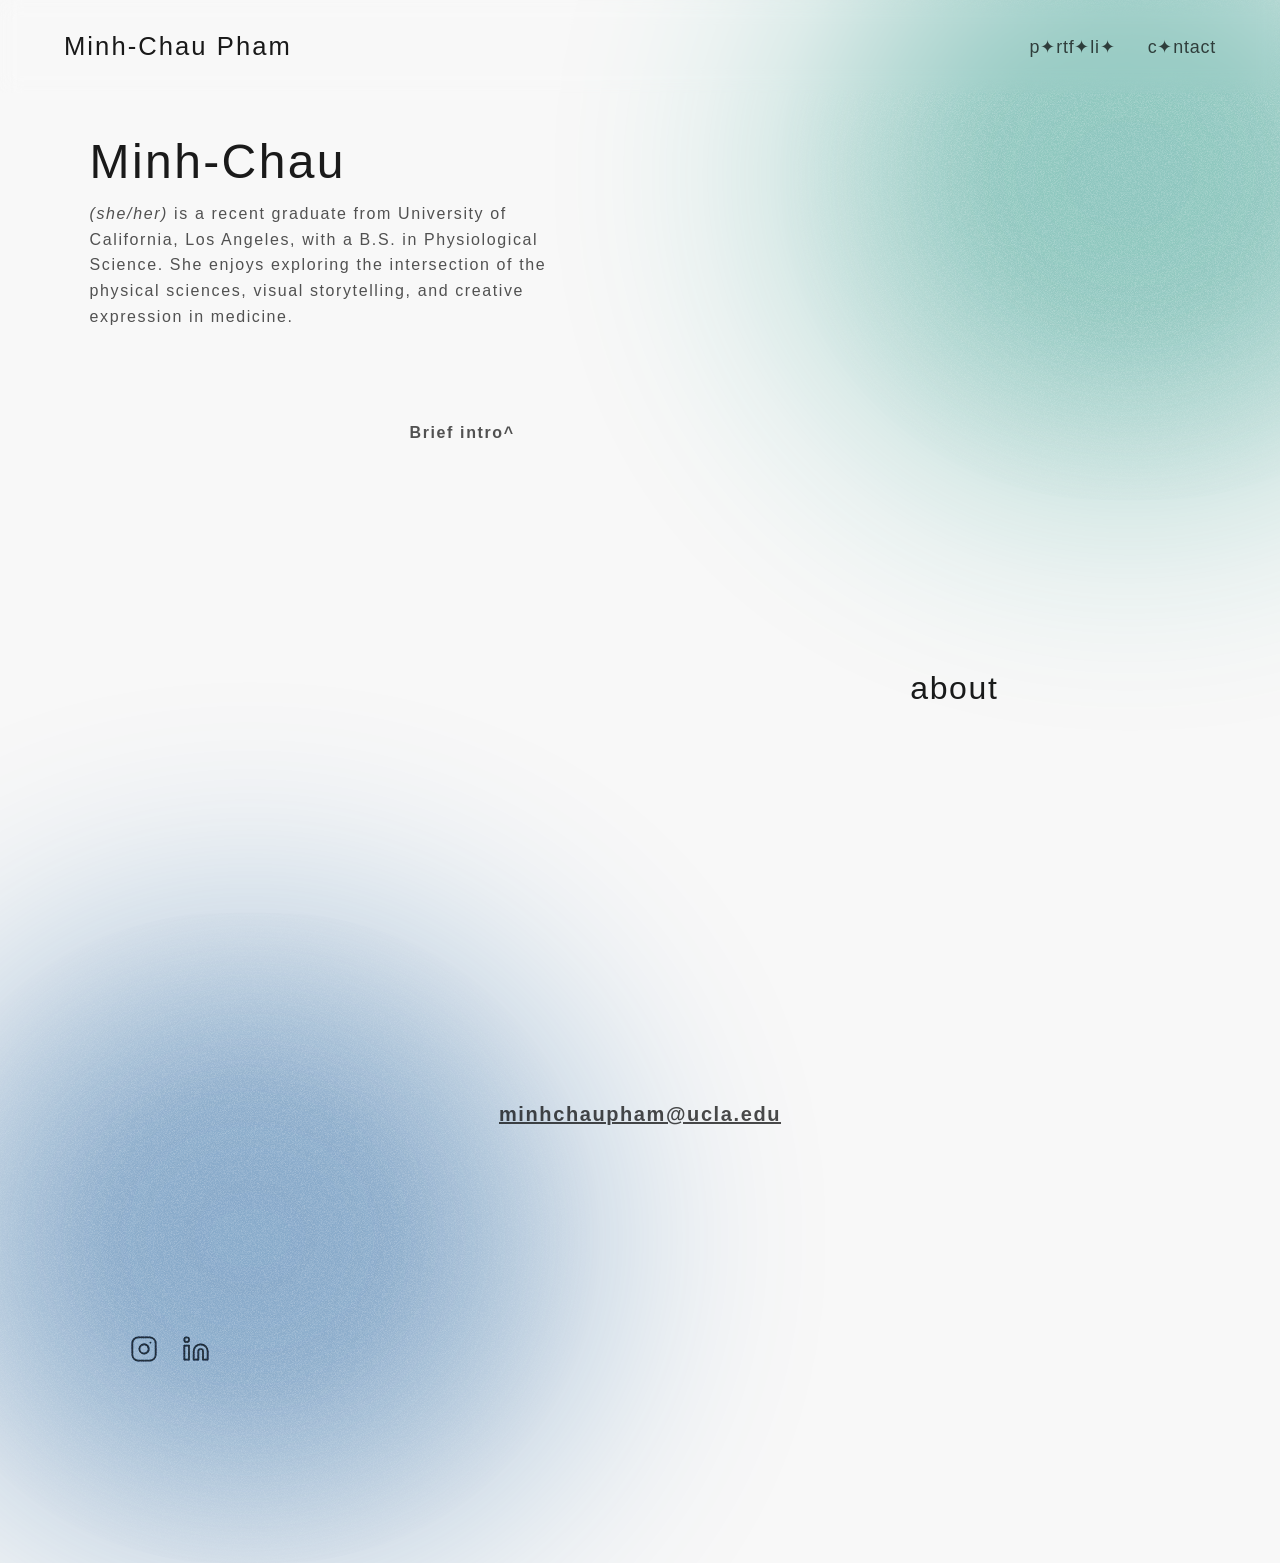
<file: index.html>
<!DOCTYPE html>
<html lang="en">
<head>
  <meta charset="UTF-8" />
  <meta name="viewport" content="width=device-width, initial-scale=1.0" />

  <title>Minh-Chau Pham</title>

  <!-- Fontshare -->
  <link
    href="https://api.fontshare.com/v2/css?f[]=archivo@400,500,700&display=swap"
    rel="stylesheet"
  />

  <link rel="stylesheet" href="style.css" />
</head>

<body>

  <nav class="navbar">
    <a href="index.html" class="logo">Minh-Chau Pham</a>

    <div class="nav-links">
      <a href="portfolio.html">p✦rtf✦︎li✦︎</a>
      <a href="#contact">c✦︎ntact</a>
    </div>
  </nav>

  <section class="hero">

    <div class="blur blur1"></div>
    <div class="blur blur2"></div>
    <div class="grain grain1"></div>
    <div class="grain grain2"></div>
    
    <h1>
        Minh-Chau
    </h1>

    <p>
        <em>(she/her)</em> is a recent graduate from University of California, Los Angeles, with a B.S. in Physiological Science. 
        She enjoys exploring the intersection of the physical sciences, visual storytelling,
        and creative expression in medicine.
    </p>

    <p class="hero-x"> 
        <strong>
            Brief intro^
        </strong> 
    </p>

    <div class="spacer"></div>

  <section class="about" id="about">
    <a href="about.html" class="section-link">
      <h2>
          about
      </h2>
    </a>
  </section>

    <div class="spacer"></div>
    <div class="spacer"></div>
    <div class="spacer"></div>
    <div class="spacer"></div>

    <div id="contact">
        <a href="mailto:minhchaupham@ucla.edu" class="email-link"> minhchaupham@ucla.edu </a>
    </div>
    
    <div class="spacer"></div>
    <div class="spacer"></div>

    <div class="social-icons">
      <a href="https://www.instagram.com/clamchauder.png/" class="social-icon" aria-label="Instagram" target="_blank" rel="noopener noreferrer">
        <svg xmlns="http://www.w3.org/2000/svg" width="28" height="28" viewBox="0 0 24 24" fill="none" stroke="currentColor" stroke-width="1.5" stroke-linecap="round" stroke-linejoin="round">
          <rect x="2" y="2" width="20" height="20" rx="5" ry="5"></rect>
          <path d="M16 11.37A4 4 0 1 1 12.63 8 4 4 0 0 1 16 11.37z"></path>
          <line x1="17.5" y1="6.5" x2="17.51" y2="6.5"></line>
        </svg>
      </a>
      <a href="https://www.linkedin.com/in/minh-chaupham/" class="social-icon" aria-label="LinkedIn" target="_blank" rel="noopener noreferrer">
        <svg xmlns="http://www.w3.org/2000/svg" width="28" height="28" viewBox="0 0 24 24" fill="none" stroke="currentColor" stroke-width="1.5" stroke-linecap="round" stroke-linejoin="round">
          <path d="M16 8a6 6 0 0 1 6 6v7h-4v-7a2 2 0 0 0-2-2 2 2 0 0 0-2 2v7h-4v-7a6 6 0 0 1 6-6z"></path>
          <rect x="2" y="9" width="4" height="12"></rect>
          <circle cx="4" cy="4" r="2"></circle>
        </svg>
      </a>
    </div>

  </section>

</body>
</html>
</file>
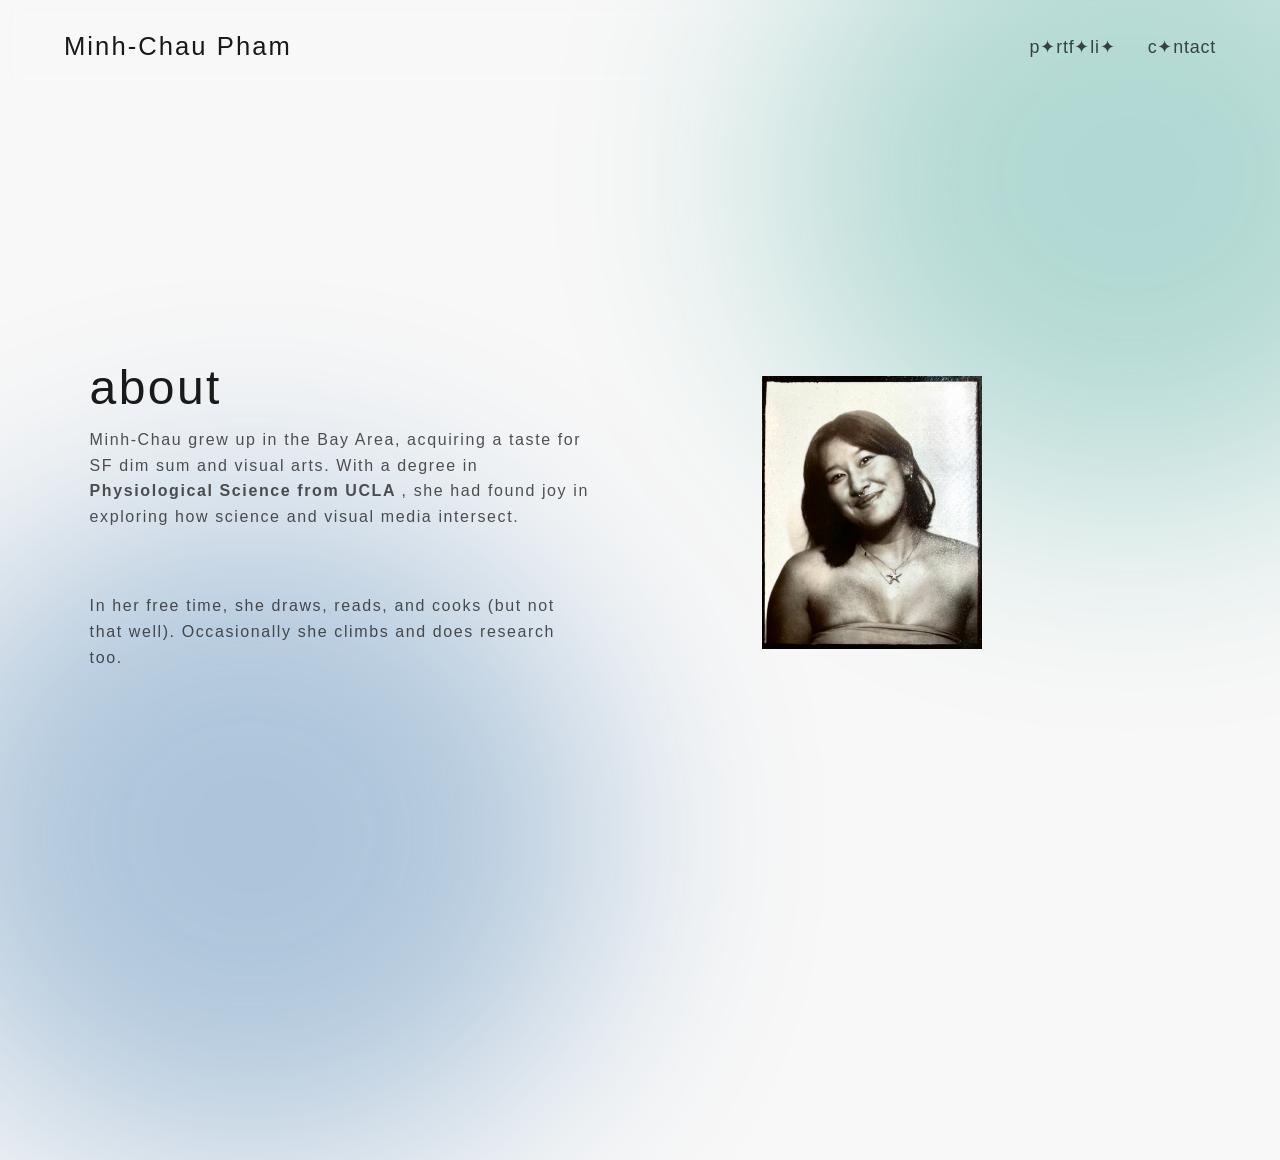
<file: about.html>
<!DOCTYPE html>
<html lang="en">
<head>
  <meta charset="UTF-8" />
  <meta name="viewport" content="width=device-width, initial-scale=1.0" />

  <title>About — Minh-Chau Pham</title>

  <!-- Fontshare -->
  <link
    href="https://api.fontshare.com/v2/css?f[]=archivo@400,500,700&display=swap"
    rel="stylesheet"
  />

  <link rel="stylesheet" href="style.css" />
</head>

<body>

  <nav class="navbar">
    <a href="index.html" class="logo">Minh-Chau Pham</a>

    <div class="nav-links">
      <a href="portfolio.html">p✦rtf✦︎li✦︎</a>
      <a href="index.html#contact">c✦︎ntact</a>
    </div>
  </nav>

  <section class="hero">

    <div class="blur blur1"></div>
    <div class="blur blur2"></div>

    <div class="about-layout">
      <div class="about-text">
        <h1>about</h1>
        <p>
          Minh-Chau grew up in the Bay Area, acquiring a taste for
          SF dim sum and visual arts. With a degree in <strong> Physiological Science from UCLA </strong>, she had found joy in 
          exploring how science and visual media intersect.
        </p>
        <p>In her free time, she draws, reads, and cooks (but not that well). Occasionally she climbs and does research too.</p>
      </div>
      <div class="about-image">
        <img src="images/IMG_1463.jpg" alt="" />
      </div>
    </div>

  </section>

</body>
</html>
</file>
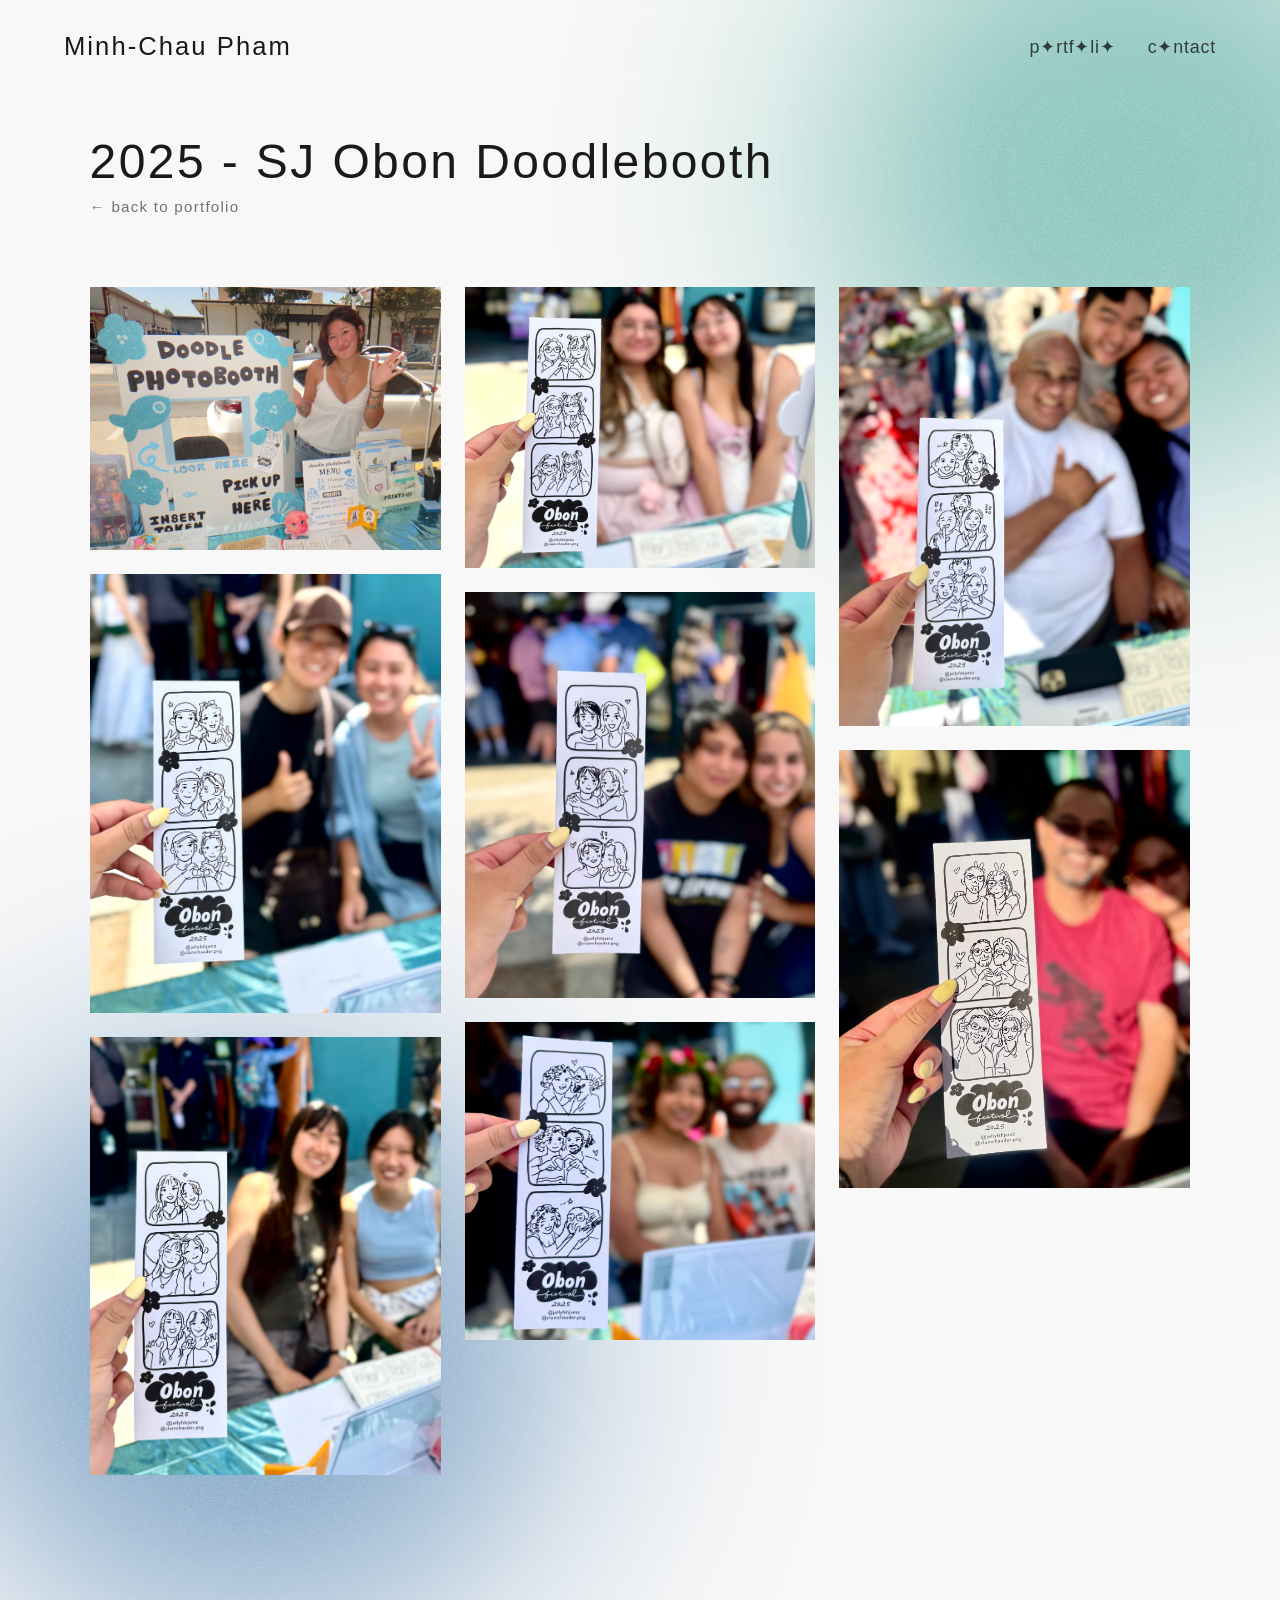
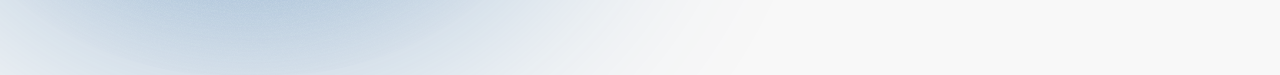
<file: portfolio-doodlebooth.html>
<!DOCTYPE html>
<html lang="en">
<head>
  <meta charset="UTF-8" />
  <meta name="viewport" content="width=device-width, initial-scale=1.0" />

  <title>2025 - SJ Obon Doodlebooth — Minh-Chau Pham</title>

  <!-- Fontshare -->
  <link
    href="https://api.fontshare.com/v2/css?f[]=archivo@400,500,700&display=swap"
    rel="stylesheet"
  />

  <link rel="stylesheet" href="style.css" />
  <script src="script.js" defer></script>
</head>

<body>

  <nav class="navbar">
    <a href="index.html" class="logo">Minh-Chau Pham</a>

    <div class="nav-links">
      <a href="portfolio.html">p✦rtf✦︎li✦︎</a>
      <a href="index.html#contact">c✦︎ntact</a>
    </div>
  </nav>

  <section class="hero">

    <div class="blur blur1"></div>
    <div class="blur blur2"></div>
    <div class="grain grain1"></div>
    <div class="grain grain2"></div>

    <h1>
        2025 - SJ Obon Doodlebooth
    </h1>

    <a href="portfolio.html" class="back-link">← back to portfolio</a>

    <div class="gallery">
      <img src="images/doodlebooth/DSC05352.jpg" alt="Doodlebooth" />
      <img src="images/doodlebooth/IMG_3101.jpg" alt="Doodlebooth" />
      <img src="images/doodlebooth/IMG_3103.jpg" alt="Doodlebooth" />
      <img src="images/doodlebooth/IMG_3119.jpg" alt="Doodlebooth" />
      <img src="images/doodlebooth/IMG_3137.jpg" alt="Doodlebooth" />
      <img src="images/doodlebooth/IMG_3144.jpg" alt="Doodlebooth" />
      <img src="images/doodlebooth/IMG_3158.jpg" alt="Doodlebooth" />
      <img src="images/doodlebooth/IMG_3172.jpg" alt="Doodlebooth" />
    </div>

  </section>

</body>
</html>
</file>
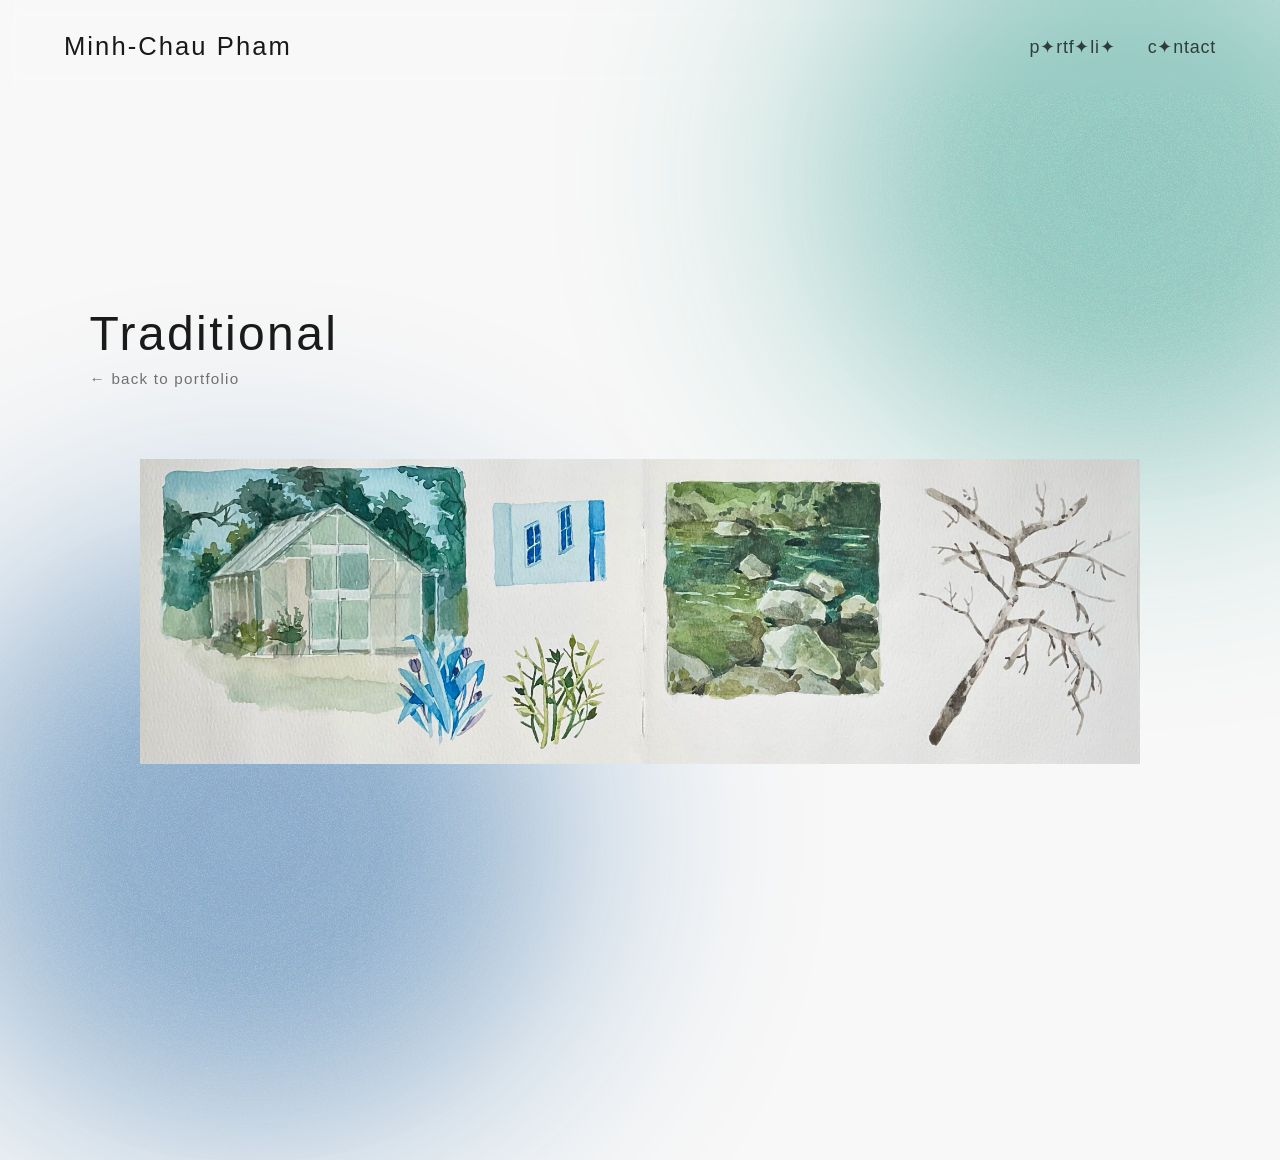
<file: portfolio-traditional.html>
<!DOCTYPE html>
<html lang="en">
<head>
  <meta charset="UTF-8" />
  <meta name="viewport" content="width=device-width, initial-scale=1.0" />

  <title>Traditional — Minh-Chau Pham</title>

  <!-- Fontshare -->
  <link
    href="https://api.fontshare.com/v2/css?f[]=archivo@400,500,700&display=swap"
    rel="stylesheet"
  />

  <link rel="stylesheet" href="style.css" />
  <script src="script.js" defer></script>
</head>

<body>

  <nav class="navbar">
    <a href="index.html" class="logo">Minh-Chau Pham</a>

    <div class="nav-links">
      <a href="portfolio.html">p✦rtf✦︎li✦︎</a>
      <a href="index.html#contact">c✦︎ntact</a>
    </div>
  </nav>

  <section class="hero">

    <div class="blur blur1"></div>
    <div class="blur blur2"></div>
    <div class="grain grain1"></div>
    <div class="grain grain2"></div>

    <h1>
        Traditional
    </h1>

    <a href="portfolio.html" class="back-link">← back to portfolio</a>

    <div class="gallery gallery--featured">
      <img src="images/Piece4.JPEG" alt="Piece 4" />
    </div>

  </section>

</body>
</html>
</file>
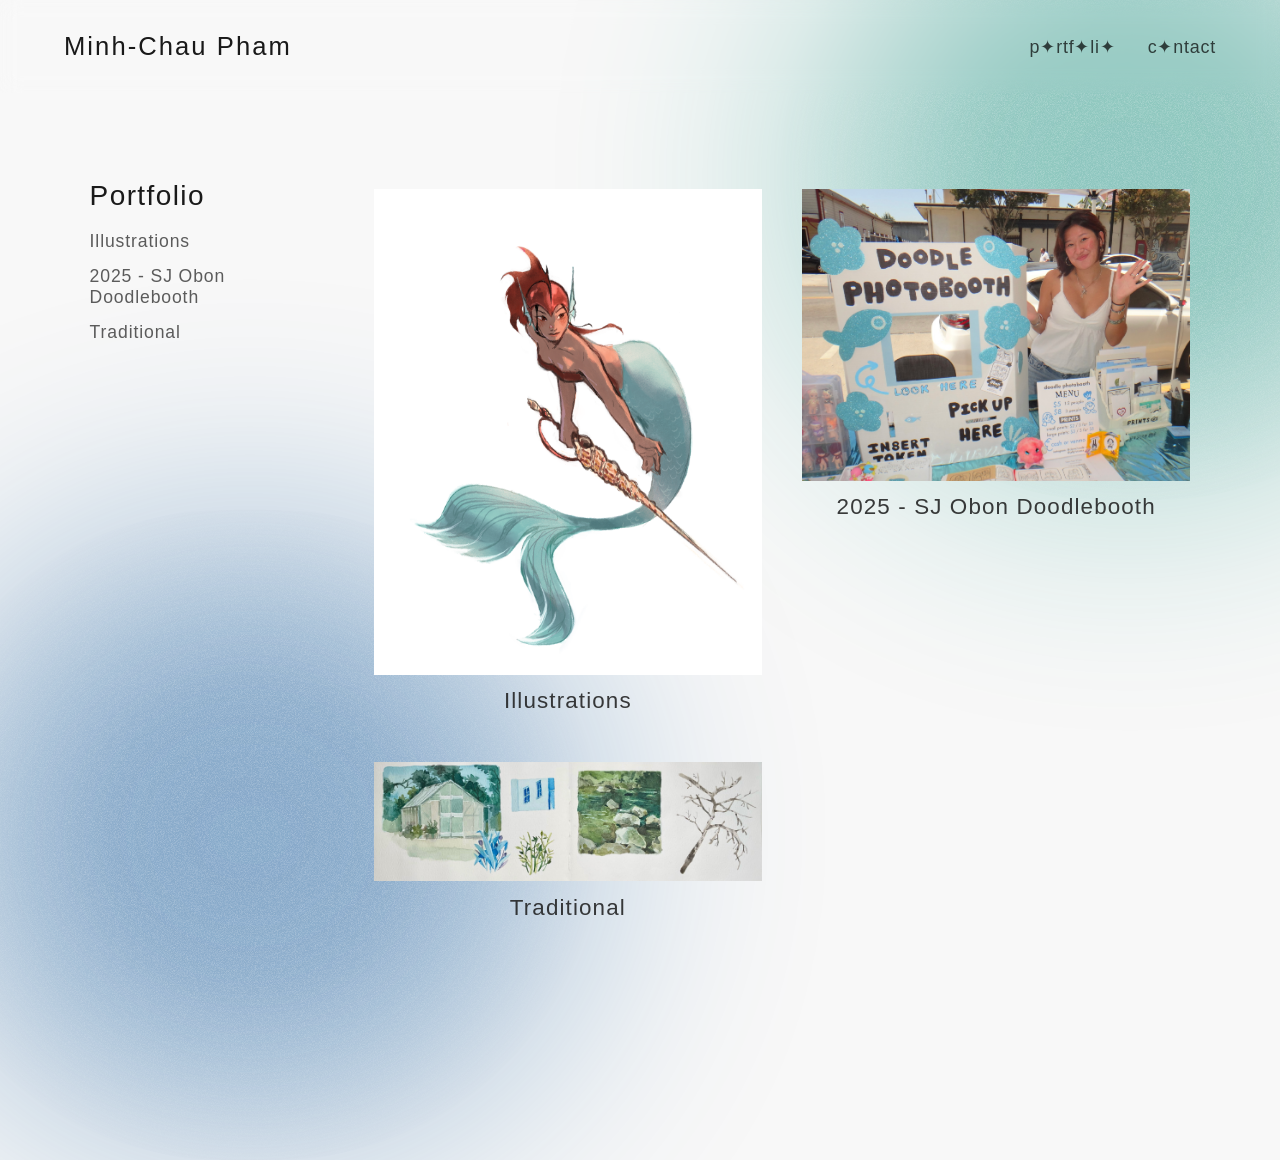
<file: portfolio.html>
<!DOCTYPE html>
<html lang="en">
<head>
  <meta charset="UTF-8" />
  <meta name="viewport" content="width=device-width, initial-scale=1.0" />

  <title>Portfolio — Minh-Chau Pham</title>

  <!-- Fontshare -->
  <link
    href="https://api.fontshare.com/v2/css?f[]=archivo@400,500,700&display=swap"
    rel="stylesheet"
  />

  <link rel="stylesheet" href="style.css" />
</head>

<body>

  <nav class="navbar">
    <a href="index.html" class="logo">Minh-Chau Pham</a>

    <div class="nav-links">
      <a href="portfolio.html">p✦rtf✦︎li✦︎</a>
      <a href="index.html#contact">c✦︎ntact</a>
    </div>
  </nav>

  <section class="hero">

    <div class="blur blur1"></div>
    <div class="blur blur2"></div>
    <div class="grain grain1"></div>
    <div class="grain grain2"></div>

    <div class="portfolio-layout">
      <aside class="portfolio-sidebar">
        <h1 class="page-title">Portfolio</h1>
        <ul class="portfolio-nav-list">
          <li><a href="portfolio-illustrations.html">Illustrations</a></li>
          <li><a href="portfolio-doodlebooth.html">2025 - SJ Obon Doodlebooth</a></li>
          <li><a href="portfolio-traditional.html">Traditional</a></li>
        </ul>
      </aside>

      <div class="portfolio-grid">
        <a href="portfolio-illustrations.html" class="category-card">
          <div class="category-preview">
            <img src="images/Untitled_Artwork%205.PNG" alt="" />
          </div>
          <span class="category-label">Illustrations</span>
        </a>
        <a href="portfolio-doodlebooth.html" class="category-card">
          <div class="category-preview">
            <img src="images/doodlebooth/DSC05352.jpg" alt="" />
          </div>
          <span class="category-label">2025 - SJ Obon Doodlebooth</span>
        </a>
        <a href="portfolio-traditional.html" class="category-card">
          <div class="category-preview">
            <img src="images/Piece4.JPEG" alt="" />
          </div>
          <span class="category-label">Traditional</span>
        </a>
      </div>
    </div>

  </section>

</body>
</html>
</file>
<file: style.css>
* {
  margin: 0;
  padding: 0;
  box-sizing: border-box;
}

body {
    padding-top: 150px;
    background: #f8f8f8;
    color: #1a1a1a;
    font-family: 'Archivo', sans-serif;
    overflow-x: hidden;
    letter-spacing: 0.05em;
}

/* NAVBAR */

.navbar {
  width: 100%;
  padding: 2rem 4rem;

  display: flex;
  justify-content: space-between;
  align-items: center;

  position: fixed;
  top: 0;

  z-index: 1000;

  backdrop-filter: blur(10px);
}

.logo {
  font-weight: 500;
  font-size: clamp(1.3rem, 2vw, 1.75rem);
  letter-spacing: 0.08em;
  text-decoration: none;
  color: rgb(0, 0, 0);
  opacity: 0.9;
  transition: all 0.3s ease;
}

.logo:hover {
  opacity: 1;
  transform: translateY(-2px);
}

.nav-links {
  display: flex;
  gap: 2rem;
}

.nav-links a {
  color: rgb(0, 0, 0);
  font-size: clamp(1.05rem, 1.4vw, 1.3rem);
  text-decoration: none;
  opacity: 0.7;
  transition: all 0.3s ease;
  position: relative;
}

.nav-links a:hover {
  opacity: 1;
  transform: translateY(-2px);
}

/* HERO */

.hero {
  min-height: 90vh;

  display: flex;
  flex-direction: column;
  justify-content: center;

  padding: 0 7vw;

  position: relative;
}

.hero h1 {
  font-family: 'Archivo', sans-serif;

  font-size: clamp(2rem, 5vw, 3rem);

  line-height: 0.5;

  letter-spacing: 0.05em;

  max-width: 1100px;

  z-index: 2;

  font-weight: 100;
}

.hero p {
  margin-top: 1.7rem;

  font-size: 1rem;

  max-width: 500px;

  opacity: 0.75;

  line-height: 1.6;

  z-index: 2;

  letter-spacing: 0.1em;

  margin-bottom: 4rem;
}

.hero-x {
    margin-left: 20rem;
    max-width: 500px;
    margin-top: 1.7rem;
    font-size: 1rem;
    opacity: 0.75;
    line-height: 1.6;
    z-index: 2;
    letter-spacing: 0.1em;
    margin-bottom: 4rem;
    padding-right:1rem
}

.hero h2 {
  font-family: 'Archivo', sans-serif;

  font-size: clamp(1rem, 3vw, 2rem);

  margin-top: clamp(3rem, 5vw, 4.5em);

  margin-bottom: clamp(1rem, 2vw, 2.5rem)

  line-height 0.5;

  letter-spacing: 0.05em;

  max-width: 1000px;

  z-index: 2;

  font-weight: 100;
  
  padding: 0 clamp(12rem, 6vw, 7rem);

  margin-left: auto;
  max-width: 520px;
  text-align: right;

}

.hero h3 {
  font-family: 'Archivo', sans-serif;

  font-size: clamp(1rem, 3vw, 2rem);

  margin-top: clamp(5rem, 8vw, 7em);

  margin-bottom: clamp(1rem, 2vw, 2.5rem)

  line-height 0.5;

  letter-spacing: 0.05em;

  z-index: 2;

  font-weight: 100;

  align-self: flex-end;

  max-width: clamp(250px, 40vw, 600px);

  text-align: left;

  overflow-wrap: break-word;
}

.hero h4 {
  font-family: 'Archivo', sans-serif;

  font-size: clamp(1rem, 3vw, 2rem);

  margin-top: clamp(5rem, 8vw, 7em);

  margin-bottom: clamp(1rem, 2vw, 2.5rem);

  letter-spacing: 0.05em;

  z-index: 2;

  font-weight: 100;

  margin-right: auto;

  max-width: 520px;

  text-align: left;

  overflow-wrap: break-word;

}
/* BLUR SHAPES */

.blur {
  position: absolute;

  width: 700px;
  height: 650px;

  border-radius: 999px;

  filter: blur(120px);

  opacity: 0.3;

  z-index: 1;

  pointer-events: none;
}

.blur1 {
  background: #0e8f7d;

  top: -300px;
  right: -200px;
}

.blur2 {
  background: #004e97;

  bottom: -200px;
  left: -100px;
}

.grain {
  position: absolute;
  width: 700px;
  height: 650px;
  border-radius: 999px;
  pointer-events: none;
  z-index: 1;
  opacity: 0.45;
  mix-blend-mode: overlay;
  background-image: url("data:image/svg+xml;utf8,<svg xmlns='http://www.w3.org/2000/svg' width='220' height='220'><filter id='n'><feTurbulence type='fractalNoise' baseFrequency='1.3' numOctaves='3' stitchTiles='stitch'/><feColorMatrix values='0 0 0 0 0  0 0 0 0 0  0 0 0 0 0  0 0 0 1.6 0'/></filter><rect width='100%' height='100%' filter='url(%23n)'/></svg>");
  -webkit-mask-image: radial-gradient(circle, black 30%, transparent 75%);
          mask-image: radial-gradient(circle, black 30%, transparent 75%);
}

.grain1 {
  top: -300px;
  right: -200px;
}

.grain2 {
  bottom: -200px;
  left: -100px;
}

.hero h1 {
  transition: transform 0.4s ease;
}

.hero h1:hover {
  transform: translateY(-5px);
}

.hero h1.page-title {
  font-size: clamp(1.25rem, 2.5vw, 1.75rem);
  text-align: left;
  max-width: none;
  width: 100%;
  margin-top: 0;
}

.hero h1.page-title:hover {
  transform: none;
}

html {
  scroll-behavior: smooth;
}

.about-layout {
  display: grid;
  grid-template-columns: 1fr 220px 10rem;
  gap: 3rem;
  align-items: start;
  width: 100%;
  z-index: 2;
}

.about-image img {
  width: 100%;
  height: auto;
  display: block;
}

@media (max-width: 720px) {
  .about-layout {
    grid-template-columns: 1fr;
  }
  .about-image {
    max-width: 220px;
  }
}

.section-link {
  color: inherit;
  text-decoration: none;
  display: block;
}

.section-link h2 {
  transition: transform 0.4s ease;
}

.section-link:hover h2 {
  transform: translateY(-5px);
}

.portfolio-layout {
  display: grid;
  grid-template-columns: minmax(160px, 220px) 1fr;
  gap: 4rem;
  width: 100%;
  z-index: 2;
}

.portfolio-sidebar {
  display: flex;
  flex-direction: column;
  gap: 1.75rem;
}

.portfolio-nav-list {
  list-style: none;
  padding: 0;
  margin: 0;
  display: flex;
  flex-direction: column;
  gap: 0.85rem;
}

.portfolio-nav-list a {
  font-size: clamp(0.95rem, 1.4vw, 1.1rem);
  color: #1a1a1a;
  text-decoration: none;
  letter-spacing: 0.05em;
  opacity: 0.7;
  transition: opacity 0.3s ease;
  font-weight: 100;
}

.portfolio-nav-list a:hover {
  opacity: 1;
}

.portfolio-grid {
  display: grid;
  grid-template-columns: repeat(2, 1fr);
  gap: 3rem 2.5rem;
  align-items: start;
}

@media (max-width: 720px) {
  .portfolio-layout {
    grid-template-columns: 1fr;
    gap: 2rem;
  }
  .portfolio-grid {
    grid-template-columns: 1fr;
  }
}

.category-card {
  text-decoration: none;
  color: #1a1a1a;
  display: block;
  text-align: center;
}

.category-preview {
  width: 100%;
  background: #ececec;
  margin-bottom: 0.85rem;
  transition: opacity 0.4s ease;
}

.category-preview img {
  width: 100%;
  height: auto;
  display: block;
}

.category-preview--placeholder {
  aspect-ratio: 5 / 4;
}

.category-card:hover .category-preview {
  opacity: 0.6;
}

.category-preview--placeholder {
  background: linear-gradient(135deg, #d9d3e8, #c7e0d8);
}

.category-label {
  font-size: clamp(1rem, 2vw, 1.4rem);
  font-weight: 100;
  letter-spacing: 0.05em;
  opacity: 0.85;
}

.back-link {
  display: inline-block;
  margin-top: 1.5rem;
  margin-bottom: 2.5rem;
  font-size: 0.95rem;
  letter-spacing: 0.08em;
  color: #1a1a1a;
  text-decoration: none;
  opacity: 0.6;
  transition: opacity 0.3s ease;
  width: fit-content;
  z-index: 2;
}

.back-link:hover {
  opacity: 1;
}

.gallery {
  column-width: 280px;
  column-gap: 1.5rem;
  margin-top: 2rem;
  z-index: 2;
}

.gallery img {
  width: 100%;
  height: auto;
  display: block;
  margin-bottom: 1.5rem;
  break-inside: avoid;
  background: #eee;
  cursor: zoom-in;
  transition: opacity 0.3s ease;
}

.gallery img:hover {
  opacity: 0.85;
}

.gallery--featured {
  column-width: auto;
  column-count: 1;
}

.gallery--featured img {
  max-width: 1000px;
  margin: 0 auto 1.5rem;
}

.lightbox {
  position: fixed;
  inset: 0;
  background: rgba(0, 0, 0, 0.88);
  display: flex;
  align-items: center;
  justify-content: center;
  z-index: 10000;
  opacity: 0;
  pointer-events: none;
  transition: opacity 0.3s ease;
  cursor: zoom-out;
  padding: 2rem;
}

.lightbox.active {
  opacity: 1;
  pointer-events: auto;
}

.lightbox img {
  max-width: 95%;
  max-height: 95vh;
  box-shadow: 0 20px 60px rgba(0, 0, 0, 0.5);
  object-fit: contain;
}

#contact {
  scroll-margin-top: 100px;
}

.spacer {
  height: 6rem;
}

.email-link {
  color: black;
  font-weight: 500;
  opacity: 0.7;
  position: relative;
  z-index: 100;
  text-align: center;
  font-size: clamp(1rem, 2vw, 1.25rem);
  letter-spacing: 0.1rem;
  font-weight: 700;
}

#contact {
  text-align: center;
  margin-top: 0.5rem;
  font-size: clamp(1rem, 2vw, 1.5rem);
  letter-spacing: 0.1rem;
  transition: transform 0.4s ease;
}

#contact:hover {
  transform: translateY(-5px);
}

.social-icons {
  display: flex;
  justify-content: flex-start;
  gap: 1.5rem;
  margin-top: 1rem;
  margin-right: auto;
  max-width: 520px;
  padding-left: 2.5rem;
}

.social-icon {
  color: black;
  opacity: 0.7;
  transition: opacity 0.3s ease;
  display: inline-flex;
  align-items: center;
  justify-content: center;
}

.social-icon:hover {
  opacity: 1;
}
</file>
